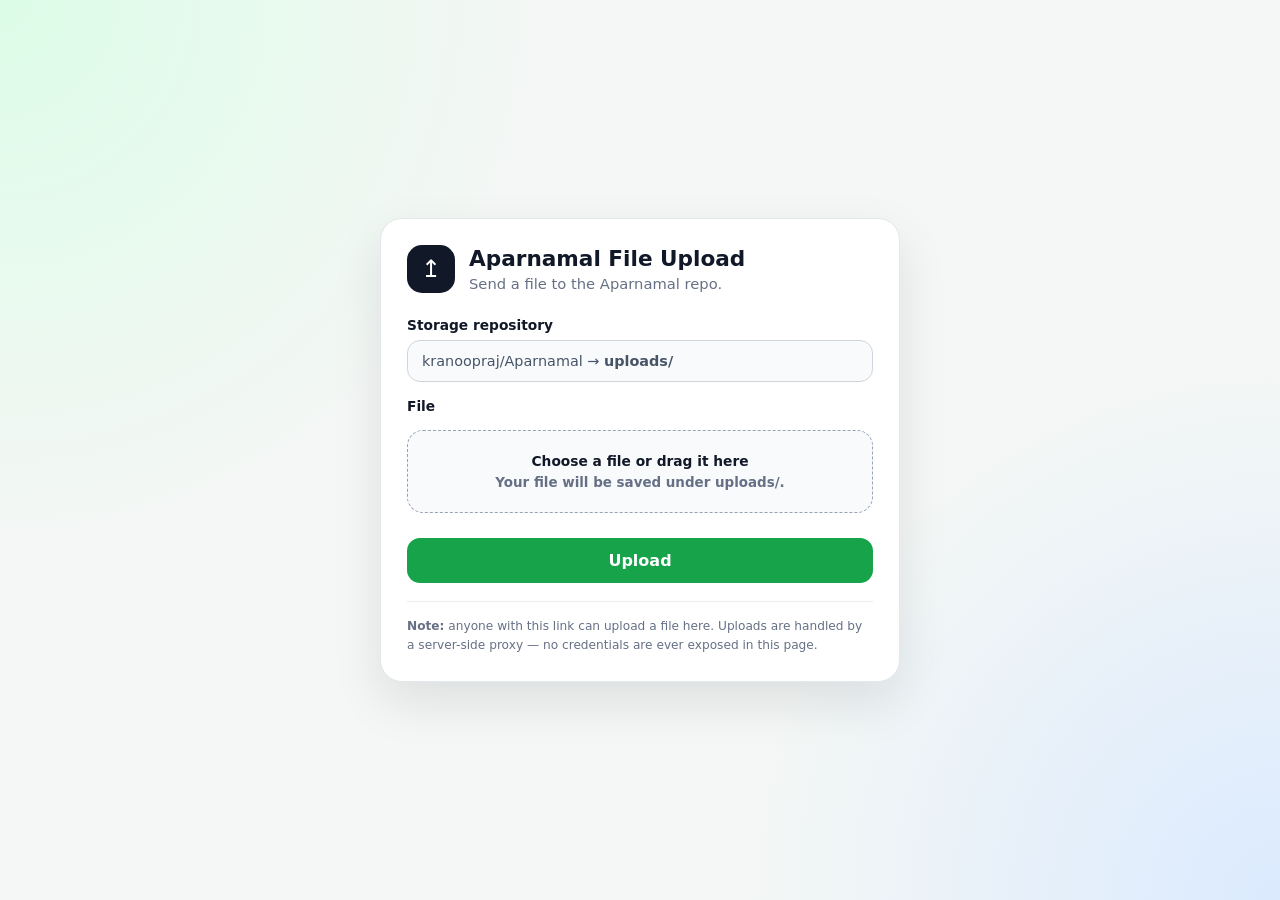
<file: pages-upload/index.html>
<!doctype html>
<html lang="en">
<head>
<meta charset="utf-8">
<meta name="viewport" content="width=device-width,initial-scale=1">
<meta name="theme-color" content="#111827">
<title>Aparnamal — Upload</title>
<style>
:root{--bg:#f4f7f5;--card:#fff;--ink:#111827;--muted:#667085;--line:#d0d5dd;--green:#16a34a;--green2:#15803d;--red:#dc2626}
*{box-sizing:border-box}body{margin:0;min-height:100vh;display:grid;place-items:center;padding:20px;font-family:system-ui,-apple-system,"Segoe UI",sans-serif;background:radial-gradient(circle at 0 0,#dcfce7 0,transparent 34%),radial-gradient(circle at 100% 100%,#dbeafe 0,transparent 34%),var(--bg);color:var(--ink)}
.card{width:min(100%,520px);background:var(--card);border:1px solid #e4e7ec;border-radius:22px;padding:26px;box-shadow:0 20px 50px rgba(16,24,40,.1)}
.header{display:flex;gap:14px;align-items:center;margin-bottom:24px}.mark{width:48px;height:48px;border-radius:15px;background:#111827;color:#fff;display:grid;place-items:center;font-size:24px}.title{margin:0;font-size:1.35rem}.sub{margin:4px 0 0;color:var(--muted);font-size:.92rem}
label{display:block;margin:16px 0 7px;font-size:.86rem;font-weight:700}.repo{padding:12px 14px;border:1px solid var(--line);border-radius:13px;background:#f8fafc;color:#475467;font-size:.9rem}
.drop{border:1.5px dashed #98a2b3;border-radius:16px;padding:22px 16px;text-align:center;background:#f8fafc;cursor:pointer}.drop:hover{border-color:#86efac;background:#f0fdf4}.drop strong{display:block;margin-bottom:5px}.drop span{color:var(--muted);font-size:.84rem}.drop input{display:none}
.file{display:none;margin-top:12px;padding:11px 12px;border-radius:12px;background:#f8fafc;border:1px solid #eaecf0;gap:10px;justify-content:space-between;font-size:.87rem}.file.on{display:flex}.name{overflow:hidden;text-overflow:ellipsis;white-space:nowrap}
button{width:100%;margin-top:18px;padding:13px 16px;border:0;border-radius:13px;background:var(--green);color:#fff;font:inherit;font-weight:800;cursor:pointer}button:hover{background:var(--green2)}button:disabled{opacity:.55;cursor:wait}
.status{display:none;margin-top:15px;padding:12px 14px;border-radius:12px;font-size:.9rem;line-height:1.45;font-weight:650}.status.on{display:block}.success{background:#ecfdf3;color:#166534}.error{background:#fef3f2;color:#b42318}.info{background:#eff6ff;color:#1d4ed8}.link{color:#166534;word-break:break-all}.note{margin:18px 0 0;padding-top:15px;border-top:1px solid #eaecf0;color:var(--muted);font-size:.76rem;line-height:1.55}@media(max-width:480px){body{padding:12px}.card{padding:20px;border-radius:18px}}
</style>
</head>
<body>
<main class="card">
<div class="header"><div class="mark">↥</div><div><h1 class="title">Aparnamal File Upload</h1><p class="sub">Send a file to the Aparnamal repo.</p></div></div>
<label>Storage repository</label>
<div class="repo">kranoopraj/Aparnamal → <b>uploads/</b></div>
<label>File</label>
<label class="drop" for="file"><strong>Choose a file or drag it here</strong><span>Your file will be saved under <b>uploads/</b>.</span><input id="file" type="file"></label>
<div id="fileBox" class="file"><span id="fileName" class="name"></span><span id="fileSize"></span></div>
<button id="upload" type="button">Upload</button>
<div id="status" class="status"></div>
<p class="note"><b>Note:</b> anyone with this link can upload a file here. Uploads are handled by a server-side proxy — no credentials are ever exposed in this page.</p>
</main>
<script>
// Replace with your deployed Worker URL, e.g. https://aparnamal-upload.<your-subdomain>.workers.dev
const WORKER_URL = 'https://aparnamal-upload.YOUR-SUBDOMAIN.workers.dev';

const fileInput=document.getElementById('file'),fileBox=document.getElementById('fileBox'),fileName=document.getElementById('fileName'),fileSize=document.getElementById('fileSize'),status=document.getElementById('status'),button=document.getElementById('upload');
function size(n){if(n<1024)return n+' B';const u=['KB','MB','GB'];let v=n/1024,i=0;while(v>=1024&&i<u.length-1){v/=1024;i++}return v.toFixed(v>=10?0:1)+' '+u[i]}
function show(msg,type){status.className='status on '+type;status.innerHTML=msg}
function setFile(f){if(!f){fileBox.classList.remove('on');return}fileName.textContent=f.name;fileSize.textContent=size(f.size);fileBox.classList.add('on')}
fileInput.addEventListener('change',()=>setFile(fileInput.files[0]));
document.querySelector('.drop').addEventListener('dragover',e=>{e.preventDefault();document.querySelector('.drop').style.borderColor='#16a34a'});
document.querySelector('.drop').addEventListener('dragleave',()=>document.querySelector('.drop').style.borderColor='#98a2b3');
document.querySelector('.drop').addEventListener('drop',e=>{e.preventDefault();document.querySelector('.drop').style.borderColor='#98a2b3';const f=e.dataTransfer.files[0];if(!f)return;const dt=new DataTransfer();dt.items.add(f);fileInput.files=dt.files;setFile(f)});
function b64(file){return new Promise((res,rej)=>{const r=new FileReader();r.onerror=()=>rej(new Error('Could not read the file.'));r.onload=()=>{const s=String(r.result||''),i=s.indexOf(',');if(i<0)rej(new Error('Could not encode the file.'));else res(s.slice(i+1))};r.readAsDataURL(file)})}
button.addEventListener('click',async()=>{
const f=fileInput.files[0];
if(!f){show('Please choose a file.','error');return}
button.disabled=true;show('Uploading…','info');
try{
const content=await b64(f);
const r=await fetch(WORKER_URL,{method:'POST',headers:{'Content-Type':'application/json'},body:JSON.stringify({name:f.name,content})});
let d={};try{d=await r.json()}catch{}
if(!r.ok){show('Upload failed: '+(d.error||('HTTP '+r.status)),'error');return}
show('Upload successful 🎉'+(d.url?'<br><a class="link" target="_blank" rel="noopener" href="'+d.url.replace(/"/g,'&quot;')+'">View uploaded file</a>':''),'success');
}catch(e){show('Network or browser error: '+(e.message||'unknown error'),'error')}
finally{button.disabled=false}
});
</script>
</body>
</html>
</file>
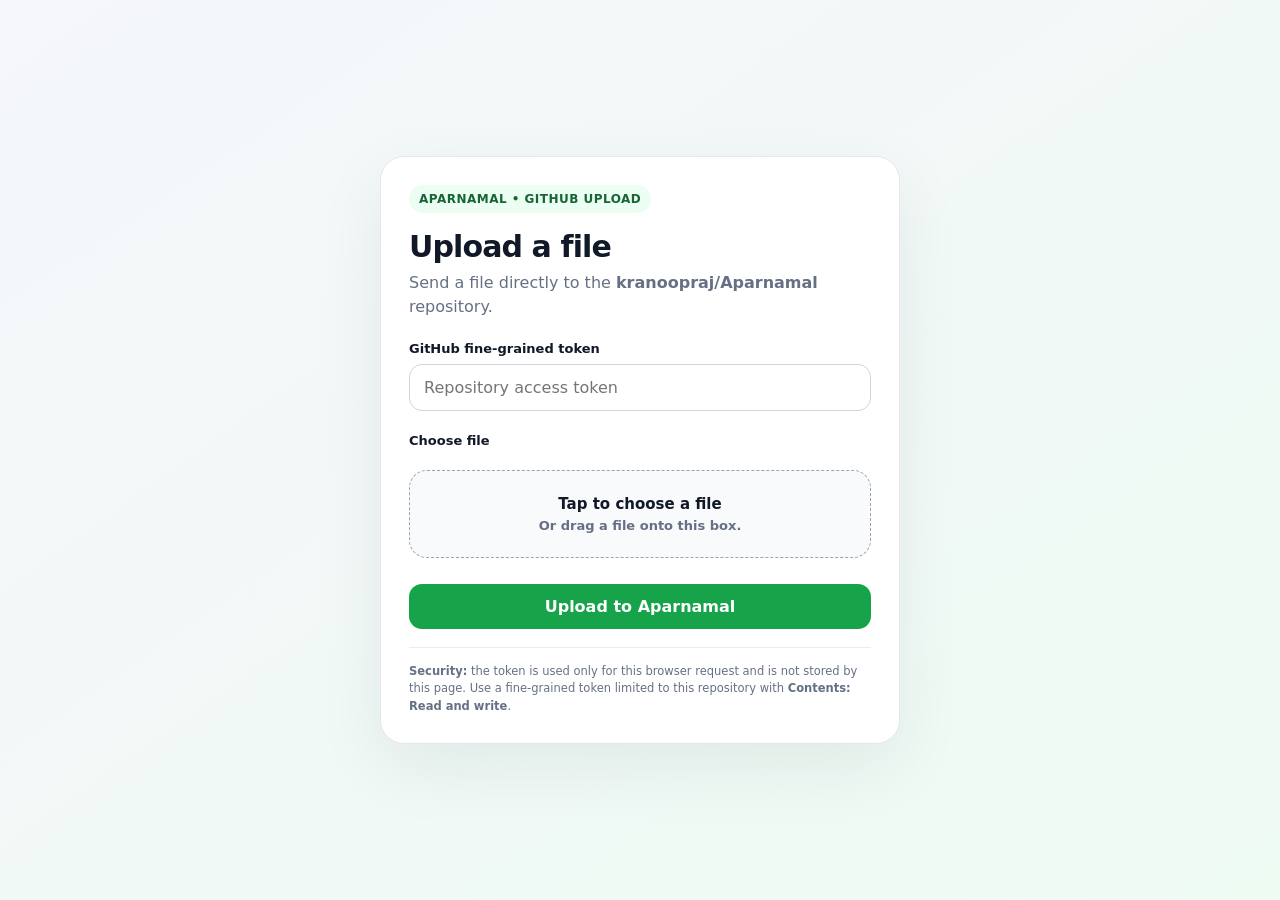
<file: public/upload/index.html>
<!doctype html>
<html lang="en">
<head>
<meta charset="utf-8">
<meta name="viewport" content="width=device-width,initial-scale=1">
<meta name="theme-color" content="#111827">
<title>Aparnamal • Upload</title>
<style>
*{box-sizing:border-box}body{margin:0;min-height:100vh;display:grid;place-items:center;padding:18px;font-family:system-ui,-apple-system,"Segoe UI",sans-serif;background:linear-gradient(145deg,#f5f7fb,#eefbf3);color:#111827}
.card{width:min(100%,520px);background:#fff;border:1px solid #e5e7eb;border-radius:24px;padding:28px;box-shadow:0 24px 70px #10182812}
.badge{display:inline-flex;align-items:center;gap:8px;padding:7px 10px;border-radius:999px;background:#ecfdf3;color:#166534;font-size:12px;font-weight:800;letter-spacing:.04em;text-transform:uppercase}
h1{margin:16px 0 7px;font-size:30px;letter-spacing:-.03em}.sub{margin:0;color:#667085;line-height:1.5}
label{display:block;margin:22px 0 8px;font-size:13px;font-weight:750}
input[type=password]{width:100%;padding:13px 14px;border:1px solid #d0d5dd;border-radius:13px;font:inherit;outline:none}
input[type=password]:focus{border-color:#86efac;box-shadow:0 0 0 4px #22c55e14}
.drop{display:block;border:1.5px dashed #98a2b3;border-radius:18px;background:#f8fafc;padding:24px;text-align:center;cursor:pointer;transition:.15s}
.drop:hover,.drop.over{background:#f0fdf4;border-color:#22c55e}.drop strong{display:block;font-size:15px;margin-bottom:5px}.drop span{font-size:13px;color:#667085}#file{display:none}
.file{display:none;margin-top:12px;padding:12px;border:1px solid #eaecf0;border-radius:13px;background:#f8fafc;justify-content:space-between;gap:12px;font-size:13px}.file.show{display:flex}.name{overflow:hidden;text-overflow:ellipsis;white-space:nowrap;font-weight:650}
button{width:100%;margin-top:18px;padding:13px 16px;border:0;border-radius:13px;background:#16a34a;color:#fff;font:inherit;font-weight:800;cursor:pointer}button:hover{background:#15803d}button:disabled{opacity:.55;cursor:wait}
#status{display:none;margin-top:15px;padding:12px 14px;border-radius:13px;font-size:13px;line-height:1.5;font-weight:650}.show{display:block!important}.ok{background:#ecfdf3;color:#166534}.err{background:#fef2f2;color:#b42318}.info{background:#eff6ff;color:#1d4ed8}
.note{margin:18px 0 0;padding-top:15px;border-top:1px solid #eaecf0;color:#667085;font-size:11.5px;line-height:1.5}
a{color:inherit;font-weight:750}
</style>
</head>
<body>
<main class="card">
  <div class="badge">Aparnamal • GitHub Upload</div>
  <h1>Upload a file</h1>
  <p class="sub">Send a file directly to the <b>kranoopraj/Aparnamal</b> repository.</p>

  <label for="token">GitHub fine-grained token</label>
  <input id="token" type="password" autocomplete="off" placeholder="Repository access token">

  <label>Choose file</label>
  <label id="drop" class="drop" for="file">
    <strong>Tap to choose a file</strong>
    <span>Or drag a file onto this box.</span>
    <input id="file" type="file">
  </label>

  <div id="fileBox" class="file"><span id="fileName" class="name"></span><span id="fileSize"></span></div>

  <button id="btn" type="button">Upload to Aparnamal</button>
  <div id="status"></div>

  <p class="note"><b>Security:</b> the token is used only for this browser request and is not stored by this page. Use a fine-grained token limited to this repository with <b>Contents: Read and write</b>.</p>
</main>

<script>
const REPO_OWNER="kranoopraj", REPO_NAME="Aparnamal", FOLDER="uploads";
const fileInput=document.getElementById("file"), drop=document.getElementById("drop"), fileBox=document.getElementById("fileBox");
const fileName=document.getElementById("fileName"), fileSize=document.getElementById("fileSize"), tokenInput=document.getElementById("token");
const btn=document.getElementById("btn"), statusBox=document.getElementById("status");

function size(n){if(n<1024)return n+" B";let v=n/1024;if(v<1024)return v.toFixed(1)+" KB";v/=1024;if(v<1024)return v.toFixed(1)+" MB";return (v/1024).toFixed(1)+" GB"}
function setStatus(msg,type,link){statusBox.className="show "+type;statusBox.innerHTML=msg+(link?' <a target="_blank" rel="noopener" href="'+link+'">View on GitHub ↗</a>':'')}
function pick(file){if(!file){fileBox.classList.remove("show");return}fileName.textContent=file.name;fileSize.textContent=size(file.size);fileBox.classList.add("show")}
function safeName(n){const x=n.replace(/[^\w.()\[\]-]+/g,"_").replace(/\s+/g," ").trim();return x||"upload.bin"}
fileInput.addEventListener("change",()=>pick(fileInput.files[0]));
["dragenter","dragover"].forEach(e=>drop.addEventListener(e,x=>{x.preventDefault();drop.classList.add("over")}));
["dragleave","drop"].forEach(e=>drop.addEventListener(e,x=>{x.preventDefault();drop.classList.remove("over")}));
drop.addEventListener("drop",e=>{const f=e.dataTransfer.files[0];if(!f)return;const dt=new DataTransfer();dt.items.add(f);fileInput.files=dt.files;pick(f)});

function readBase64(file){return new Promise((resolve,reject)=>{const r=new FileReader();r.onerror=()=>reject(new Error("Could not read the file."));r.onload=()=>{const s=String(r.result||"");const i=s.indexOf(",");if(i<0)reject(new Error("Could not encode the file."));else resolve(s.slice(i+1))};r.readAsDataURL(file)})}

btn.addEventListener("click",async()=>{
 const file=fileInput.files[0], token=tokenInput.value.trim();
 if(!file||!token){setStatus("Please select a file and enter the GitHub token.","err");return}
 btn.disabled=true;setStatus("Uploading…","info");
 try{
  const content=await readBase64(file), name=Date.now()+"_"+safeName(file.name);
  const url=`https://api.github.com/repos/${REPO_OWNER}/${REPO_NAME}/contents/${FOLDER}/${encodeURIComponent(name)}`;
  const res=await fetch(url,{method:"PUT",headers:{"Accept":"application/vnd.github+json","Authorization":"Bearer "+token,"X-GitHub-Api-Version":"2026-03-10","Content-Type":"application/json"},body:JSON.stringify({message:"Upload "+name+" via Aparnamal web uploader",content})});
  let data={};try{data=await res.json()}catch{}
  if(!res.ok){setStatus("Upload failed: "+(data.message||("HTTP "+res.status)),"err");return}
  setStatus("Upload successful 🎉","ok",data?.content?.html_url||"");
  fileInput.value="";fileBox.classList.remove("show");
 }catch(e){setStatus("Network/browser error: "+e.message,"err")}
 finally{btn.disabled=false}
});
</script>
</body>
</html>
</file>
